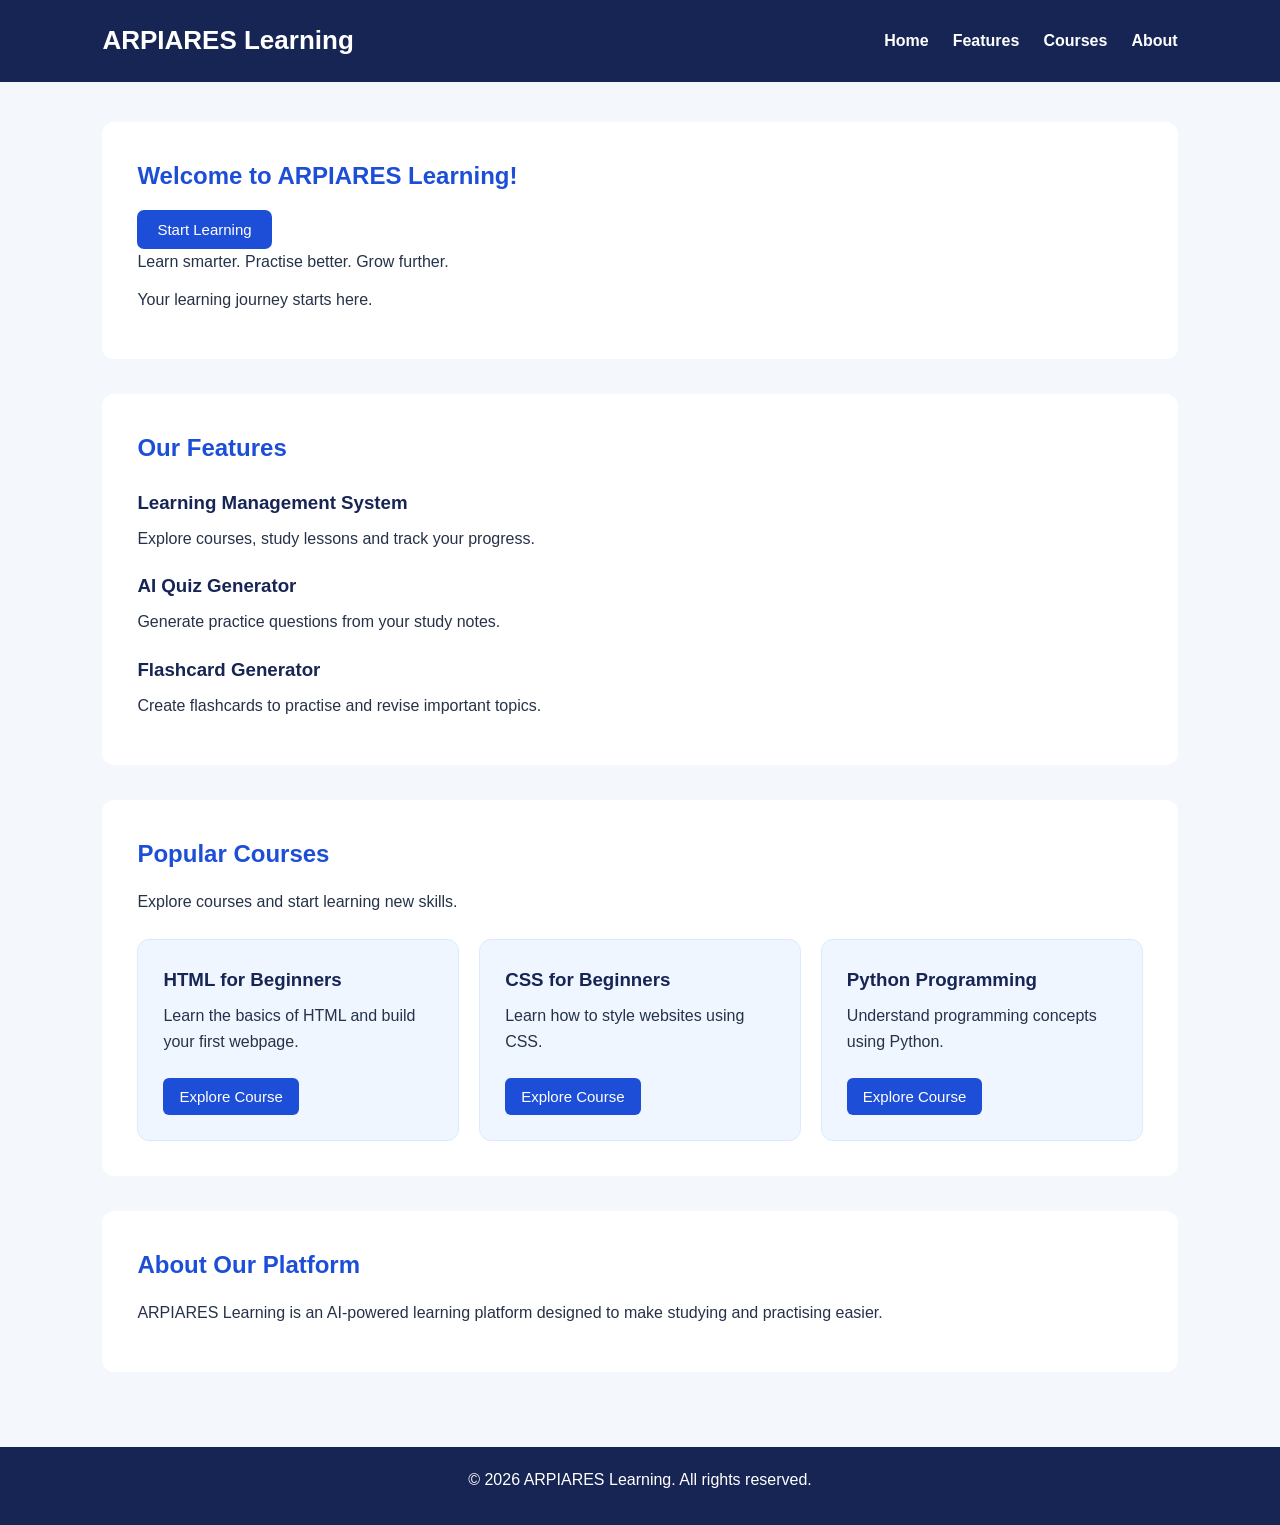
<file: frontend/index.html>
<!DOCTYPE html>
<html lang="en">

<head>
    <meta charset="UTF-8">
    <meta name="viewport" content="width=device-width, initial-scale=1.0">

    <title>ARPIARES Learning</title>
    <link rel="stylesheet" href="css/style.css">
</head>

<body>

    <!-- Website Header -->
    <header>
        <h1>ARPIARES Learning</h1>

         <nav>
    <a href="#home">Home</a>
    <a href="#features">Features</a>
    <a href="#courses">Courses</a>
    <a href="#about">About</a>
        </nav>
    </header>

    <!-- Main Homepage Section -->
    <main>

        <section id="home">
            <h2 id="welcome-heading">Welcome to ARPIARES Learning!</h2>

            <button onclick="changeHeading()">Start Learning</button>

            <p>
                Learn smarter. Practise better. Grow further.
            </p>

            <p>
                Your learning journey starts here.
            </p>
        </section>

        <!-- Features Section -->
        <section id="features">
            <h2>Our Features</h2>

            <h3>Learning Management System</h3>
            <p>Explore courses, study lessons and track your progress.</p>

            <h3>AI Quiz Generator</h3>
            <p>Generate practice questions from your study notes.</p>

            <h3>Flashcard Generator</h3>
            <p>Create flashcards to practise and revise important topics.</p>
        </section>
        <!-- Popular Courses Section -->
<section id="courses">
    <h2>Popular Courses</h2>

    <p>Explore courses and start learning new skills.</p>

    <div class="course-container">

        <div class="course-card">
            <h3>HTML for Beginners</h3>
            <p>Learn the basics of HTML and build your first webpage.</p>
         <button onclick="exploreCourse('HTML for Beginners')">
    Explore Course
</button>
        </div>

        <div class="course-card">
            <h3>CSS for Beginners</h3>
            <p>Learn how to style websites using CSS.</p>
        <button onclick="exploreCourse('CSS for Beginners')">
    Explore Course
</button>
        </div>

        <div class="course-card">
            <h3>Python Programming</h3>
            <p>Understand programming concepts using Python.</p>
            <button onclick="exploreCourse('Python Programming')">
    Explore Course
</button>
        </div>

    </div>
</section>

        <!-- About Section -->
        <section id="about">
            <h2>About Our Platform</h2>

            <p>
                ARPIARES Learning is an AI-powered learning
                platform designed to make studying and practising easier.
            </p>
        </section>

    </main>

    <!-- Website Footer -->
<!-- Website Footer -->
<footer>
    <p>
        &copy; <span id="current-year"></span>
        ARPIARES Learning. All rights reserved.
    </p>
</footer>

<script src="js/script.js"></script>
</body>
</html>
</file>
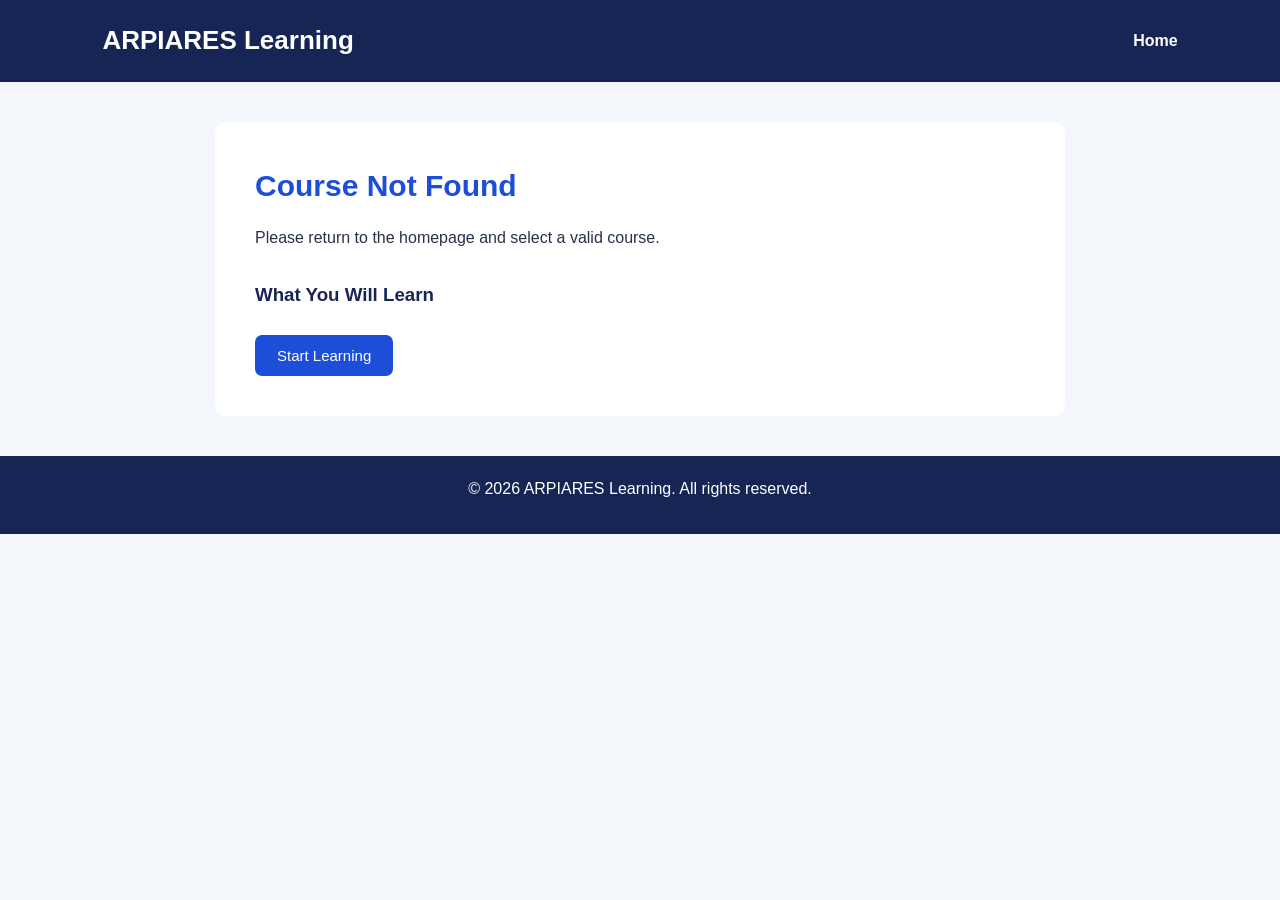
<file: frontend/course.html>
<!DOCTYPE html>
<html lang="en">

<head>
    <meta charset="UTF-8">
    <meta name="viewport" content="width=device-width, initial-scale=1.0">

    <title>Course Details | ARPIARES Learning</title>
    <link rel="stylesheet" href="css/style.css">
</head>

<body>

    <header>
        <h1>ARPIARES Learning</h1>
        <nav>
            <a href="index.html">Home</a>
        </nav>
    </header>

    <main>
        <section id="course-details">

            <h2 id="course-title">Course Title</h2>

            <p id="course-description">
                Course description will appear here.
            </p>

            <h3>What You Will Learn</h3>

            <ul id="course-topics"></ul>

            <button onclick="startLearning()">
                Start Learning
            </button>

        </section>
    </main>

    <footer>
        <p>
            &copy; <span id="current-year"></span>
            ARPIARES Learning. All rights reserved.
        </p>
    </footer>

    <script src="js/course.js"></script>

</body>
</html>
</file>
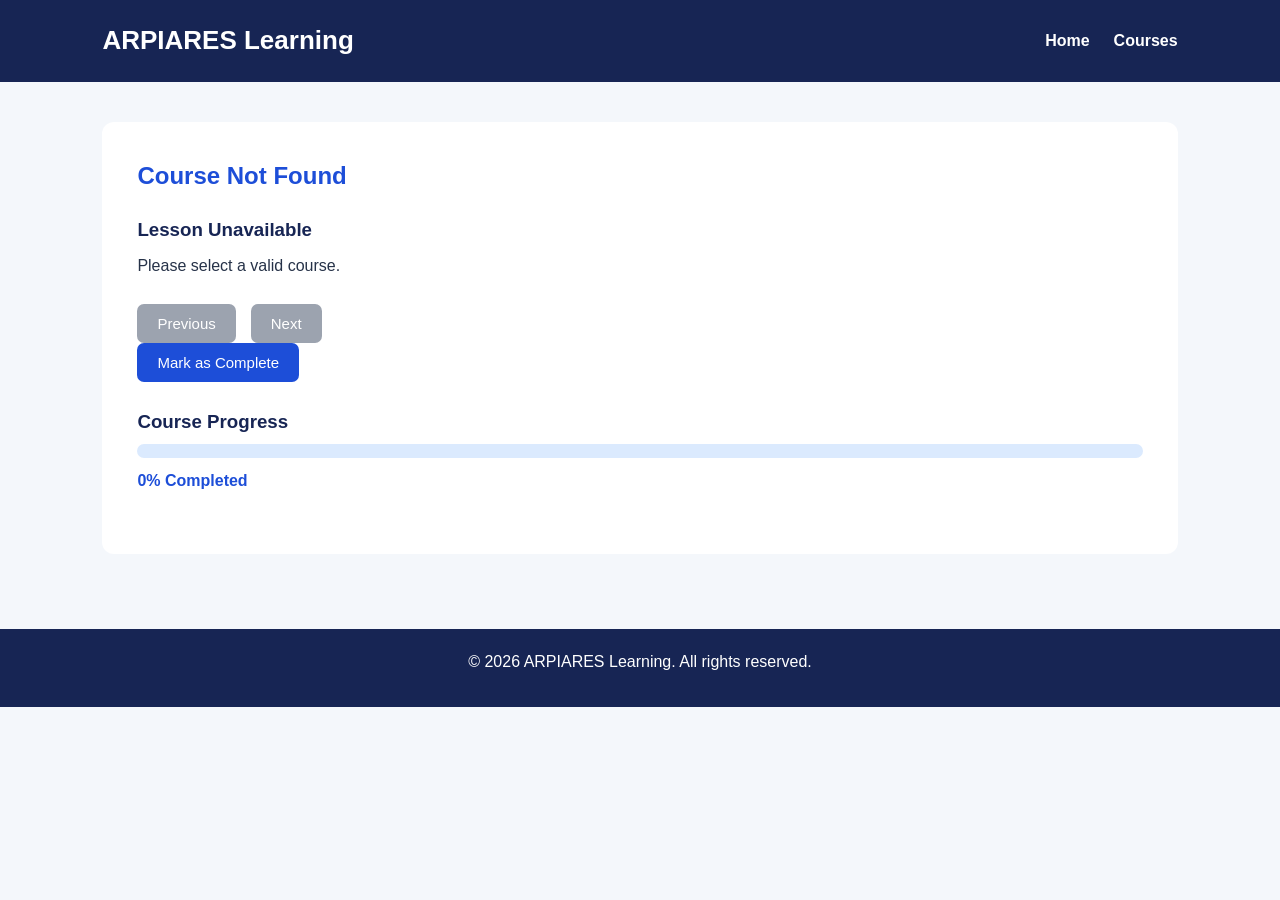
<file: frontend/lesson.html>
<!DOCTYPE html>
<html lang="en">

<head>
    <meta charset="UTF-8">
    <meta name="viewport" content="width=device-width, initial-scale=1.0">

    <title>Lessons | ARPIARES Learning</title>
    <link rel="stylesheet" href="css/style.css">
</head>

<body>

    <header>
        <h1>ARPIARES Learning</h1>

        <nav>
            <a href="index.html">Home</a>
            <a href="course.html">Courses</a>
        </nav>
    </header>

    <main>

        <section id="lesson-section">

            <h2 id="lesson-course-title">Course Name</h2>

            
<h3 id="lesson-title">Lesson 1</h3>

<p id="lesson-content">
    Your lesson content will appear here.
</p>

<p id="lesson-number"></p>

<div class="lesson-navigation">

    <button id="previous-button" onclick="previousLesson()">
        Previous
    </button>

    <button id="next-button" onclick="nextLesson()">
        Next
    </button>

</div>


            <button onclick="markComplete()">
                Mark as Complete
            </button>

            <p id="lesson-status"></p>

<!-- Course Progress -->
<div class="progress-section">

    <h3>Course Progress</h3>

    <div class="progress-bar">
        <div id="progress-fill"></div>
    </div>

    <p id="progress-text">0% Completed</p>

</div>


        </section>

    </main>

    <footer>
        <p>
            &copy; <span id="current-year"></span>
            ARPIARES Learning. All rights reserved.
        </p>
    </footer>

    <script src="js/lesson.js"></script>

</body>
</html>
</file>
<file: frontend/css/style.css>
/* 1. Basic page settings */
* {
    margin: 0;
    padding: 0;
    box-sizing: border-box;
}

body {
    font-family: Arial, sans-serif;
    background-color: #f4f7fb;
    color: #263248;
    line-height: 1.6;
}

/* 2. Website Header */
header {
    background-color: #172554;
    color: white;
    padding: 20px 8%;
    display: flex;
    justify-content: space-between;
    align-items: center;
    flex-wrap: wrap;
    gap: 15px;
}

header h1 {
    font-size: 26px;
}

/* 3. Navigation */
nav {
    display: flex;
    gap: 24px;
}

nav a {
    color: white;
    text-decoration: none;
    font-weight: bold;
}

nav a:hover {
    color: #93c5fd;
}

/* 4. Main Sections */
main {
    padding: 40px 8%;
}

section {
    margin-bottom: 35px;
    padding: 35px;
    background-color: white;
    border-radius: 12px;
}

/* 5. Headings */
h2 {
    color: #1d4ed8;
    margin-bottom: 15px;
}

h3 {
    color: #172554;
    margin-top: 20px;
    margin-bottom: 8px;
}

/* 6. Paragraphs */
p {
    margin-bottom: 12px;
}

/* 7. Footer */
footer {
    background-color: #172554;
    color: white;
    text-align: center;
    padding: 20px;
}

/* 9. Course Cards */

.course-container {
    display: grid;
    grid-template-columns: repeat(3, 1fr);
    gap: 20px;
    margin-top: 25px;
}

.course-card {
    background-color: #eff6ff;
    padding: 25px;
    border-radius: 12px;
    border: 1px solid #dbeafe;
    transition: transform 0.3s ease, box-shadow 0.3s ease;
}

.course-card h3 {
    margin-top: 0;
}

.course-card button {
    margin-top: 12px;
    padding: 10px 16px;
    background-color: #1d4ed8;
    color: white;
    border: none;
    border-radius: 6px;
    cursor: pointer;
}

.course-card button:hover {
    background-color: #172554;
}

.course-card:hover {
    transform: translateY(-5px);
    box-shadow: 0 8px 18px rgba(0, 0, 0, 0.12);
}

/* 10. Course Details Page */

#course-details {
    max-width: 850px;
    margin: 0 auto;
    padding: 40px;
}

#course-details h2 {
    font-size: 30px;
    margin-bottom: 15px;
}

#course-details h3 {
    margin-top: 30px;
    margin-bottom: 15px;
}

#course-details ul {
    padding-left: 20px;
    margin-bottom: 25px;
}

#course-details li {
    background-color: #eff6ff;
    padding: 12px 15px;
    margin-bottom: 10px;
    border-radius: 8px;
}

#course-details button {
    background-color: #1d4ed8;
    color: white;
    padding: 12px 22px;
    border: none;
    border-radius: 7px;
    cursor: pointer;
    font-size: 15px;
}

#course-details button:hover {
    background-color: #172554;
}


/* Tablet screen */
@media (max-width: 800px) {
    .course-container {
        grid-template-columns: repeat(2, 1fr);
    }
}

/* 11. Lesson Navigation */

.lesson-navigation {
    display: flex;
    gap: 15px;
    margin-top: 25px;
}

.lesson-navigation button:disabled {
    background-color: #9ca3af;
    cursor: not-allowed;
}

/* 12. Course Progress */

.progress-section {
    margin-top: 25px;
    margin-bottom: 25px;
}

.progress-bar {
    width: 100%;
    height: 14px;
    background-color: #dbeafe;
    border-radius: 10px;
    overflow: hidden;
}

#progress-fill {
    width: 0%;
    height: 100%;
    background-color: #2563eb;
    border-radius: 10px;
    transition: width 0.4s ease;
}

#progress-text {
    margin-top: 10px;
    font-weight: bold;
    color: #1d4ed8;
}

/* 13. General Button Styling */

button {
    padding: 11px 20px;
    background-color: #1d4ed8;
    color: white;
    border: none;
    border-radius: 7px;
    cursor: pointer;
    font-size: 15px;
    transition: background-color 0.3s ease;
}

button:hover:not(:disabled) {
    background-color: #172554;
}

button:disabled {
    background-color: #9ca3af;
    cursor: not-allowed;
}



/* 8. Mobile-friendly layout */
@media (max-width: 600px) {
    header {
        flex-direction: column;
        text-align: center;
    }

    nav {
        flex-wrap: wrap;
        justify-content: center;
        gap: 15px;
    }

    main {
        padding: 20px 5%;
    }

    section {
        padding: 22px;
    }
    .course-container {
    grid-template-columns: 1fr;
    }
}
</file>
